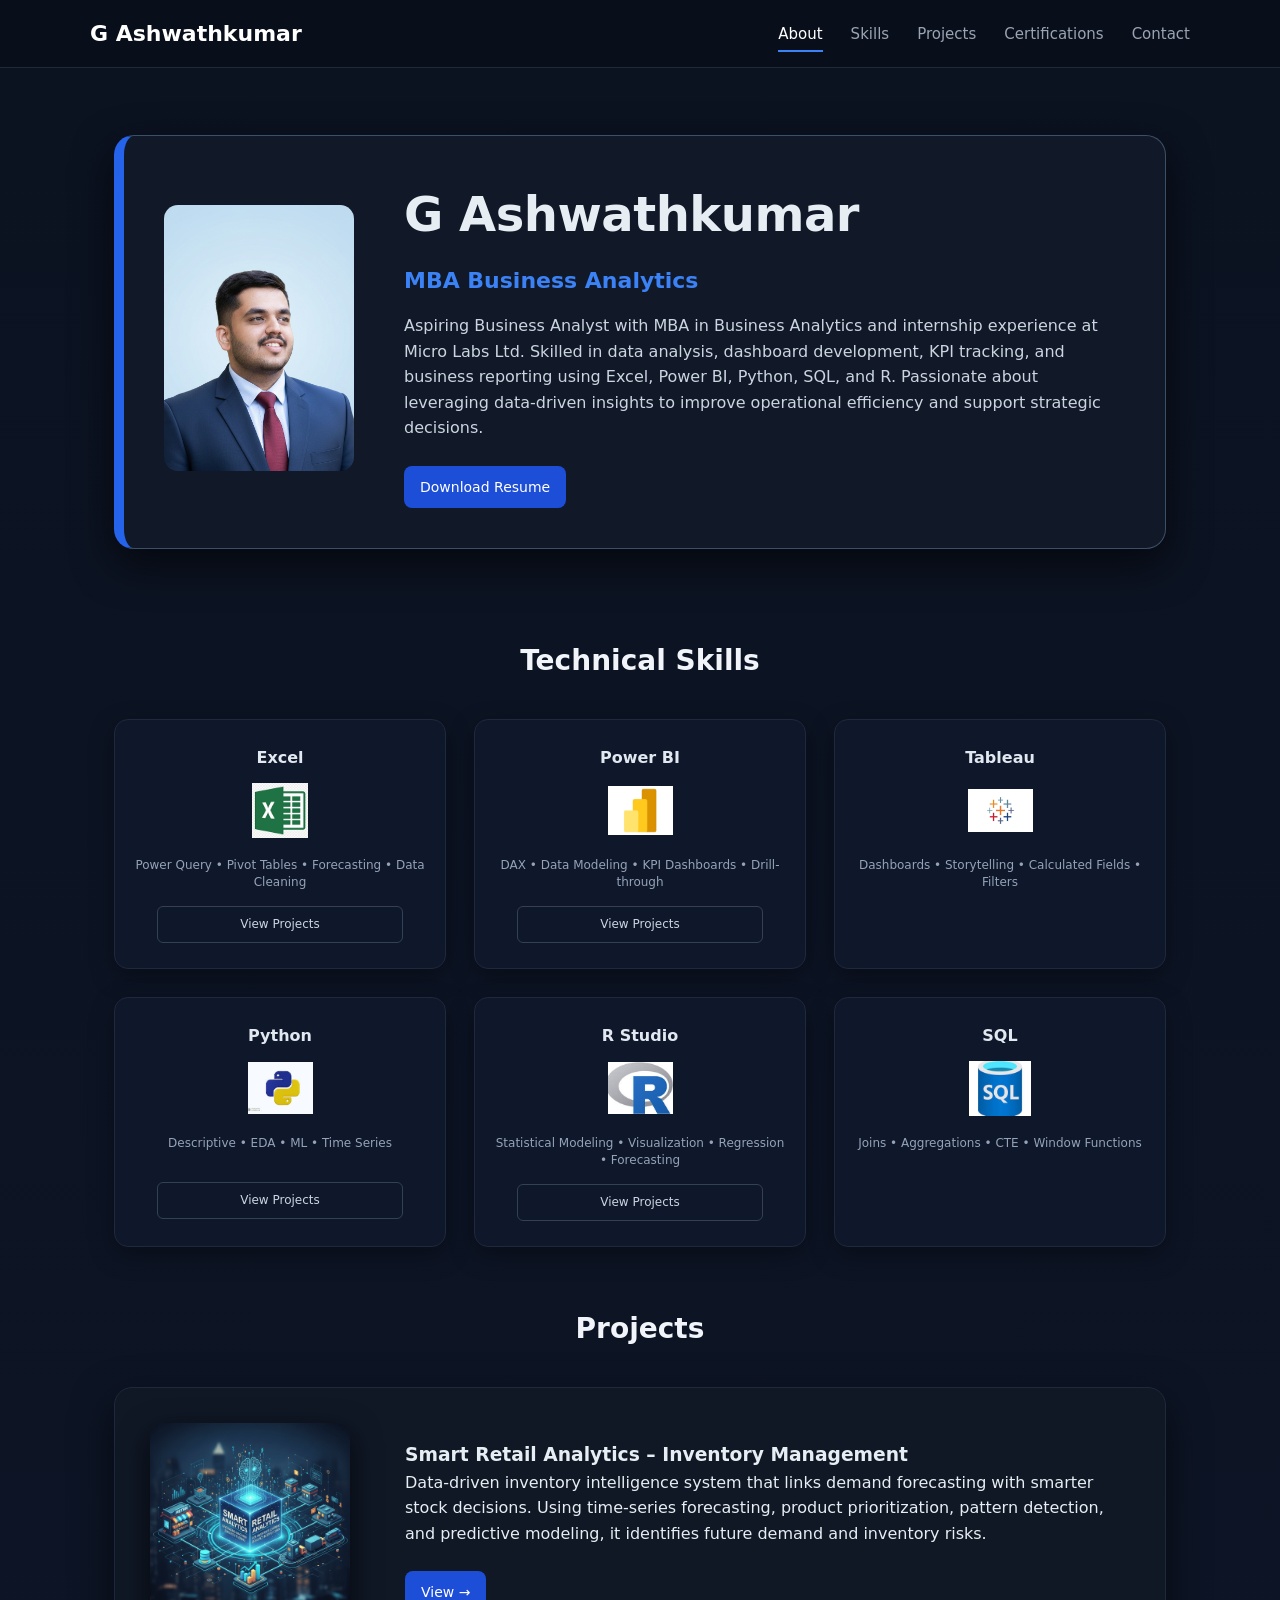
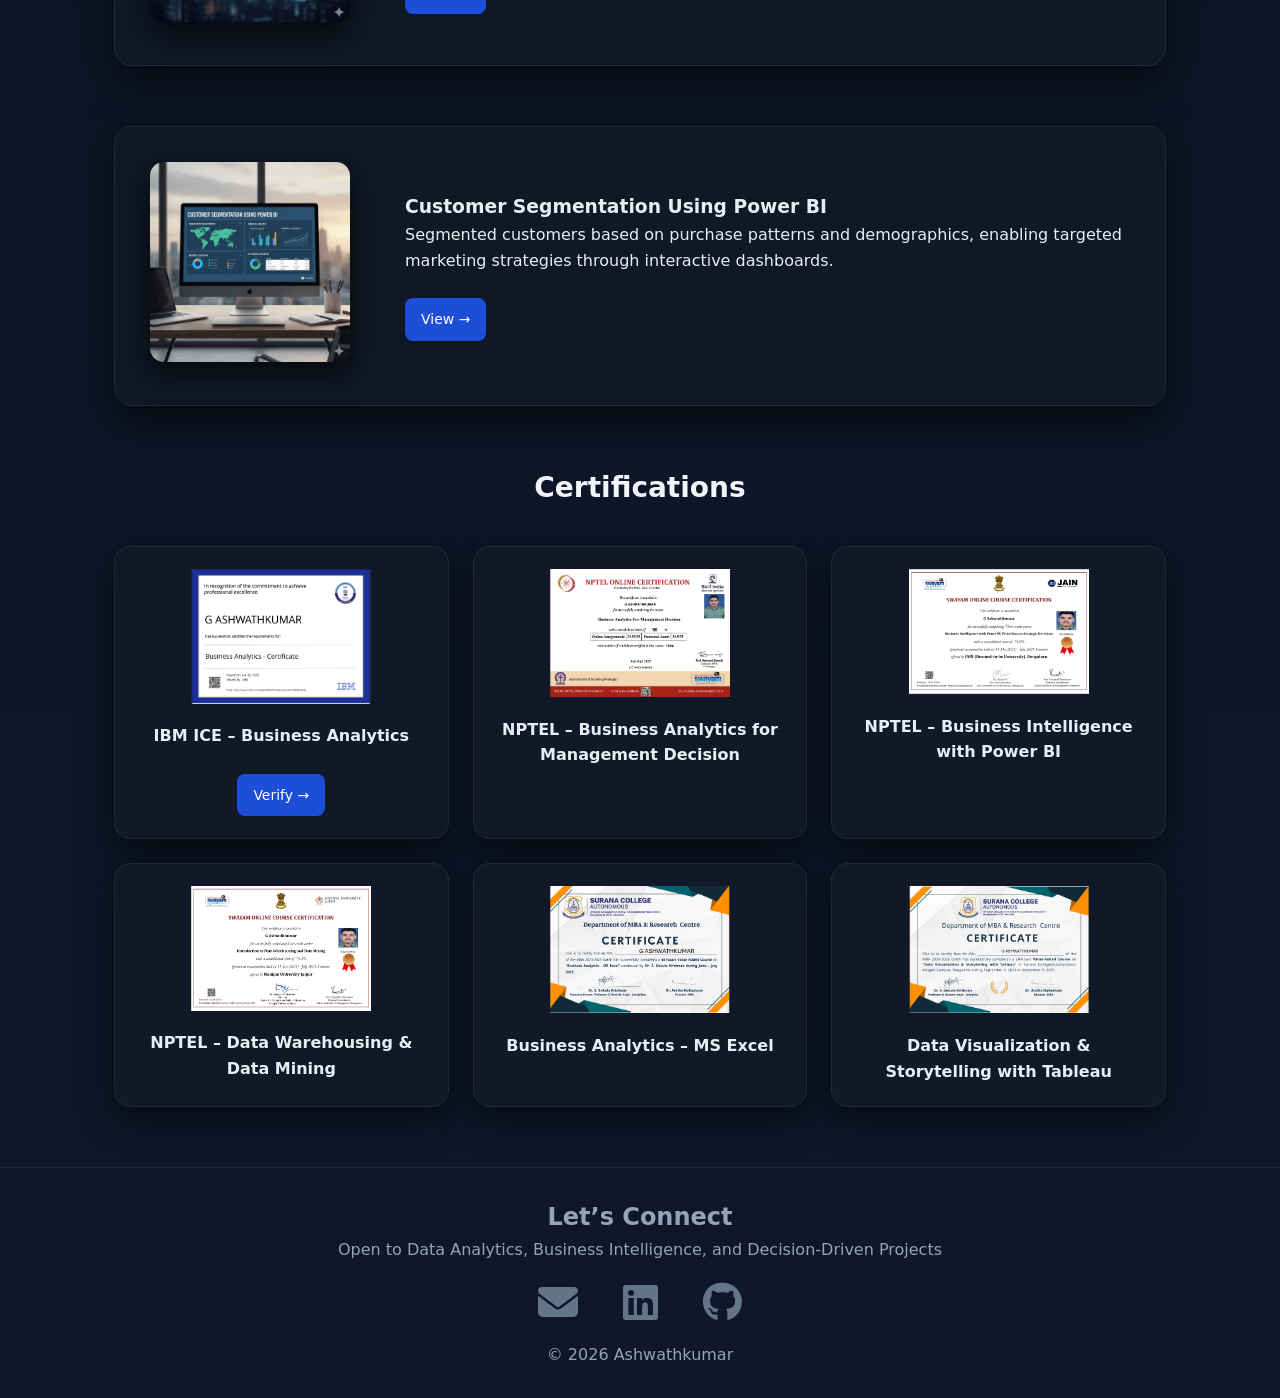
<file: index.html>
<!DOCTYPE html>
<html lang="en">
<head>
    <meta charset="UTF-8">
    <meta name="viewport" content="width=device-width, initial-scale=1.0">
    <title>G Ashwathkumar | Portfolio</title>
    <link rel="stylesheet" href="Main.css">
    <link rel="stylesheet" href="https://cdnjs.cloudflare.com/ajax/libs/font-awesome/6.5.1/css/all.min.css">
    <!-- Google Analytics -->
<script async src="https://www.googletagmanager.com/gtag/js?id=G-PEFX7FGD7Z"></script>
<script>
  window.dataLayer = window.dataLayer || [];
  function gtag(){dataLayer.push(arguments);}
  gtag('js', new Date());

  gtag('config', 'G-PEFX7FGD7Z');
</script>
</head>

<body>
<div class="scroll-progress"></div>

<!-- ================= TOP HEADER ================= -->
<header class="top-header">
    <div class="container header-flex">
        <h2 class="logo">G Ashwathkumar</h2>

        <nav class="header-nav">
            <a href="#about" class="nav-link active">About</a>
            <a href="#skills" class="nav-link">Skills</a>
            <a href="#projects" class="nav-link">Projects</a>
            <a href="#certifications" class="nav-link">Certifications</a>
            <a href="#contact" class="nav-link">Contact</a>
        </nav>
    </div>
</header>



<!-- ================= HERO PROFILE CARD ================= -->
<section id="about" class="hero-card-section">
    <div class="container">
        <div class="profile-card">

            <div class="profile-photo-area">
                <img src="Images/Profile pic.png" alt="Profile Photo">
            </div>

            <div class="profile-content">
                <h1>G Ashwathkumar</h1>
                <h3>MBA Business Analytics</h3>

                <p class="summary">
                    Aspiring Business Analyst with MBA in Business Analytics and internship experience at Micro Labs Ltd. 
                    Skilled in data analysis, dashboard development, KPI tracking, and business reporting using Excel, Power BI, Python, SQL, and R. 
                    Passionate about leveraging data-driven insights to improve operational efficiency and support strategic decisions.
                </p>

                <a href="#" class="btn" onclick="trackResumeDownload()"> Download Resume</a>
            </div>

        </div>
    </div>
</section>

<!-- ================= SKILLS SECTION ================= -->
<section id="skills" class="section">
    <div class="container">
        <h2 class="section-title">Technical Skills</h2>

        <div class="skills-grid">

            <!-- Excel -->
            <div class="skill-card">
                <div class="skill-name">Excel</div>
                <img src="Images/Excel logo.png" class="skill-icon-img" alt="Excel">
                <div class="skill-subtext">
                    Power Query • Pivot Tables • Forecasting • Data Cleaning
                </div>

                <a href="#"
                   class="skill-btn"
                   onclick="trackGitClick('Excel','https://github.com/Ashwathkumar25/Excel'); return false;">
                    View Projects
                </a>
            </div>


            <!-- Power BI -->
            <div class="skill-card">
                <div class="skill-name">Power BI</div>
                <img src="Images/Power Bi Logo.png" class="skill-icon-img" alt="Power BI">
                <div class="skill-subtext">
                    DAX • Data Modeling • KPI Dashboards • Drill-through
                </div>

                <a href="#"
                   class="skill-btn"
                   onclick="trackGitClick('Power BI','https://github.com/Ashwathkumar25/Power-Bi'); return false;">
                    View Projects
                </a>
            </div>


            <!-- Tableau (Future Activation) -->
            <div class="skill-card">
                <div class="skill-name">Tableau</div>
                <img src="Images/Tableau Logo.png" class="skill-icon-img" alt="Tableau">
                <div class="skill-subtext">
                    Dashboards • Storytelling • Calculated Fields • Filters
                </div>

                <!--
                <a href="#"
                   class="skill-btn"
                   onclick="trackGitClick('Tableau','https://github.com/ashwathkumar25/tableau-projects'); return false;">
                    View Projects
                </a>
                -->
            </div>


            <!-- Python -->
            <div class="skill-card">
                <div class="skill-name">Python</div>
                <img src="Images/Python Logo.jfif" class="skill-icon-img" alt="Python">
                <div class="skill-subtext">
                    Descriptive • EDA • ML • Time Series
                </div>

                <a href="#"
                   class="skill-btn"
                   onclick="trackGitClick('Python','https://github.com/ashwathkumar25/python'); return false;">
                    View Projects
                </a>
            </div>


            <!-- R Studio -->
            <div class="skill-card">
                <div class="skill-name">R Studio</div>
                <img src="Images/R Logo.jfif" class="skill-icon-img" alt="R Studio">
                <div class="skill-subtext">
                    Statistical Modeling • Visualization • Regression • Forecasting
                </div>

                <a href="#"
                   class="skill-btn"
                   onclick="trackGitClick('R Studio','https://github.com/Ashwathkumar25/R-Studio'); return false;">
                    View Projects
                </a>
            </div>


            <!-- SQL (Future Activation) -->
            <div class="skill-card">
                <div class="skill-name">SQL</div>
                <img src="Images/SQL Logo.jfif" class="skill-icon-img" alt="SQL">
                <div class="skill-subtext">
                    Joins • Aggregations • CTE • Window Functions
                </div>

                <!--
                <a href="#"
                   class="skill-btn"
                   onclick="trackGitClick('SQL','https://github.com/ashwathkumar25/sql-projects'); return false;">
                    View Projects
                </a>
                -->
            </div>

        </div>
    </div>
</section>

<!-- ================= PROJECTS SECTION ================= -->
<section id="projects" class="section">
    <div class="container">
        <h2 class="section-title">Projects</h2>

        <!-- Project 1 -->
        <div class="split-section">
            <div class="split-image">
                <img src="Images/Smart retail.png" alt="Retail Analytics Project">
            </div>
            <div class="split-text">
                <h3>Smart Retail Analytics – Inventory Management</h3>
                <p>
                    Data-driven inventory intelligence system that links demand forecasting 
                    with smarter stock decisions. Using time-series forecasting, product 
                    prioritization, pattern detection, and predictive modeling, it identifies 
                    future demand and inventory risks.
                </p>
                <a href="Project1/project1.html"
                   class="btn"
                   onclick="trackProjectClick('Smart Retail Analytics')">
                   View →
                </a>
            </div>
        </div>

        <!-- Project 2 -->
        <div class="split-section">
            <div class="split-image">
                <img src="Images/Customer segmnetation.png" alt="Customer Segmentation Project">
            </div>
            <div class="split-text">
                <h3>Customer Segmentation Using Power BI</h3>
                <p>
                    Segmented customers based on purchase patterns and demographics,
                    enabling targeted marketing strategies through interactive dashboards.
                </p>
                <a href="Project2/Project2.html"
                   class="btn"
                   onclick="trackProjectClick('Customer Segmentation')">
                   View →
                </a>
            </div>
        </div>
    </div>
</section>


<!-- ================= CERTIFICATIONS SECTION ================= -->
<section id="certifications" class="section cert-section">
    <div class="container">
        <h2 class="section-title">Certifications</h2>

        <div class="cert-grid">

            <div class="cert-item">
                <img src="Images/IBM.png" class="cert-img" alt="IBM Certification">
                <h4>IBM ICE – Business Analytics</h4>
                <a href="https://www.credly.com/badges/ff8e873b-e04e-4ea3-aef2-df4bf0b7e694" target="_blank" class="btn">Verify →</a>
            </div>

            <div class="cert-item">
                <img src="Images/NPTEL BDM.png" class="cert-img" alt="">
                <h4>NPTEL – Business Analytics for Management Decision</h4>
            </div>

            <div class="cert-item">
                <img src="Images/POWER BI.png" class="cert-img" alt="">
                <h4>NPTEL – Business Intelligence with Power BI</h4>
            </div>

            <div class="cert-item">
                <img src="Images/DWDM.png" class="cert-img" alt="">
                <h4>NPTEL – Data Warehousing & Data Mining</h4>
            </div>

            <div class="cert-item">
                <img src="Images/EXCEL.png" class="cert-img" alt="">
                <h4>Business Analytics – MS Excel</h4>
            </div>

            <div class="cert-item">
                <img src="Images/Tableau.png" class="cert-img" alt="">
                <h4>Data Visualization & Storytelling with Tableau</h4>
            </div>

        </div>
    </div>
</section>


<!-- ================= IMAGE POPUP MODAL ================= -->
<div id="imgModal" class="modal">
    <span class="close">&times;</span>
    <img class="modal-content" id="modalImg">
</div>

<!-- ================= POPUP SCRIPT ================= -->
<script>
document.addEventListener("DOMContentLoaded", function () {
    const modal = document.getElementById("imgModal");
    const modalImg = document.getElementById("modalImg");
    const closeBtn = document.querySelector(".close");

    document.querySelectorAll(".cert-img").forEach(img => {
        img.addEventListener("click", function () {
            modal.classList.add("show");
            modalImg.src = this.src;
        });
    });

    closeBtn.onclick = () => modal.classList.remove("show");

    modal.onclick = e => {
        if (e.target === modal) modal.classList.remove("show");
    };
});
</script>

<!-- ================= CONTACT ================= -->
<footer id="contact" class="footer">
    <div class="container">

        <h2 class="footer-title">Let’s Connect</h2>
        <p class="footer-subtitle">
            Open to Data Analytics, Business Intelligence, and Decision-Driven Projects
        </p>

        <div class="footer-icons">

            <a href="mailto:ashwathkumarhegde@gmail.com" aria-label="Email">
                <i class="fa-solid fa-envelope"></i>
            </a>

            <a href="https://www.linkedin.com/in/gashwathkumar2000/" target="_blank" aria-label="LinkedIn">
                <i class="fa-brands fa-linkedin"></i>
            </a>

            <a href="https://github.com/Ashwathkumar25" target="_blank" aria-label="GitHub">
                <i class="fa-brands fa-github"></i>
            </a>

        </div>

        <p class="footer-note">
            © 2026 Ashwathkumar
        </p>

    </div>
</footer>

<script>

// ================= SMART HEADER =================

let lastScroll = 0;
const header = document.querySelector(".top-header") || document.querySelector(".project-header");

window.addEventListener("scroll", () => {
    const currentScroll = window.pageYOffset;

    // Hide header when scrolling down
    if (currentScroll > lastScroll && currentScroll > 100) {
        header.classList.add("header-hidden");
    } else {
        header.classList.remove("header-hidden");
    }

    // Add shadow after slight scroll
    if (currentScroll > 50) {
        header.classList.add("header-active");
    } else {
        header.classList.remove("header-active");
    }

    lastScroll = currentScroll;
});

// ================= ACTIVE NAVIGATION =================

const navLinks = document.querySelectorAll(".nav-link");
const allSections = document.querySelectorAll("section, footer");

window.addEventListener("scroll", () => {

    let current = "";

    allSections.forEach(section => {
        const sectionTop = section.offsetTop - 120;
        const sectionHeight = section.clientHeight;

        if (window.scrollY >= sectionTop && window.scrollY < sectionTop + sectionHeight) {
            current = section.getAttribute("id");
        }
    });

    navLinks.forEach(link => {
        link.classList.remove("active");
        if (link.getAttribute("href") === "#" + current) {
            link.classList.add("active");
        }
    });
});

</script>

<!-- ===================================================== -->
<!-- GA4 ADVANCED EVENT TRACKING -->
<!-- ===================================================== -->

<script>

document.addEventListener("DOMContentLoaded", function () {

  /* ===============================
     1️⃣ SECTION VIEW TRACKING
  =============================== */

  const sections = document.querySelectorAll("section, footer");

  const sectionObserver = new IntersectionObserver((entries, observer) => {
    entries.forEach(entry => {
      if (entry.isIntersecting) {

        const sectionId = entry.target.id || "footer";

        gtag('event', 'section_view', {
          section_name: sectionId
        });

        observer.unobserve(entry.target);
      }
    });
  }, { threshold: 0.5 });

  sections.forEach(section => sectionObserver.observe(section));


  /* ===============================
     2️⃣ SECTION TIME SPENT
  =============================== */

  let activeSection = null;
  let startTime = 0;

  const timeObserver = new IntersectionObserver(entries => {

    entries.forEach(entry => {

      const sectionId = entry.target.id || "footer";

      if (entry.isIntersecting) {
        activeSection = sectionId;
        startTime = Date.now();
      } 
      else if (activeSection === sectionId) {

        const timeSpent =
          Math.round((Date.now() - startTime) / 1000);

        gtag('event', 'section_time_spent', {
          section_name: sectionId,
          time_seconds: timeSpent
        });

        activeSection = null;
      }

    });

  }, { threshold: 0.5 });

  sections.forEach(section => timeObserver.observe(section));

});


/* ===============================
   3️⃣ PROJECT CLICK TRACKING
=============================== */

function trackProjectClick(projectName) {

  gtag('event', 'project_click', {
    project_name: projectName
  });

}

/* ===============================
   4️⃣ GITHUB OUTBOUND CLICK TRACKING
   Tracks skill/project repo clicks
=============================== */

function trackGitClick(skillName, repoUrl) {

  gtag('event', 'github_click', {
    skill_name: skillName,
    link_url: repoUrl,
    event_callback: function () {
        window.open(repoUrl, '_blank');
    }
  });

}

/* ===============================
   5️⃣ RESUME DOWNLOAD TRACKING
=============================== */

function trackResumeDownload() {

  const resumeURL = "Images/Resume.pdf";

  gtag('event', 'resume_download', {
    event_category: 'Engagement',
    event_label: 'Main Resume'
  });

  window.open(resumeURL, "_blank");
}



</script>

</body>
</html>
</file>
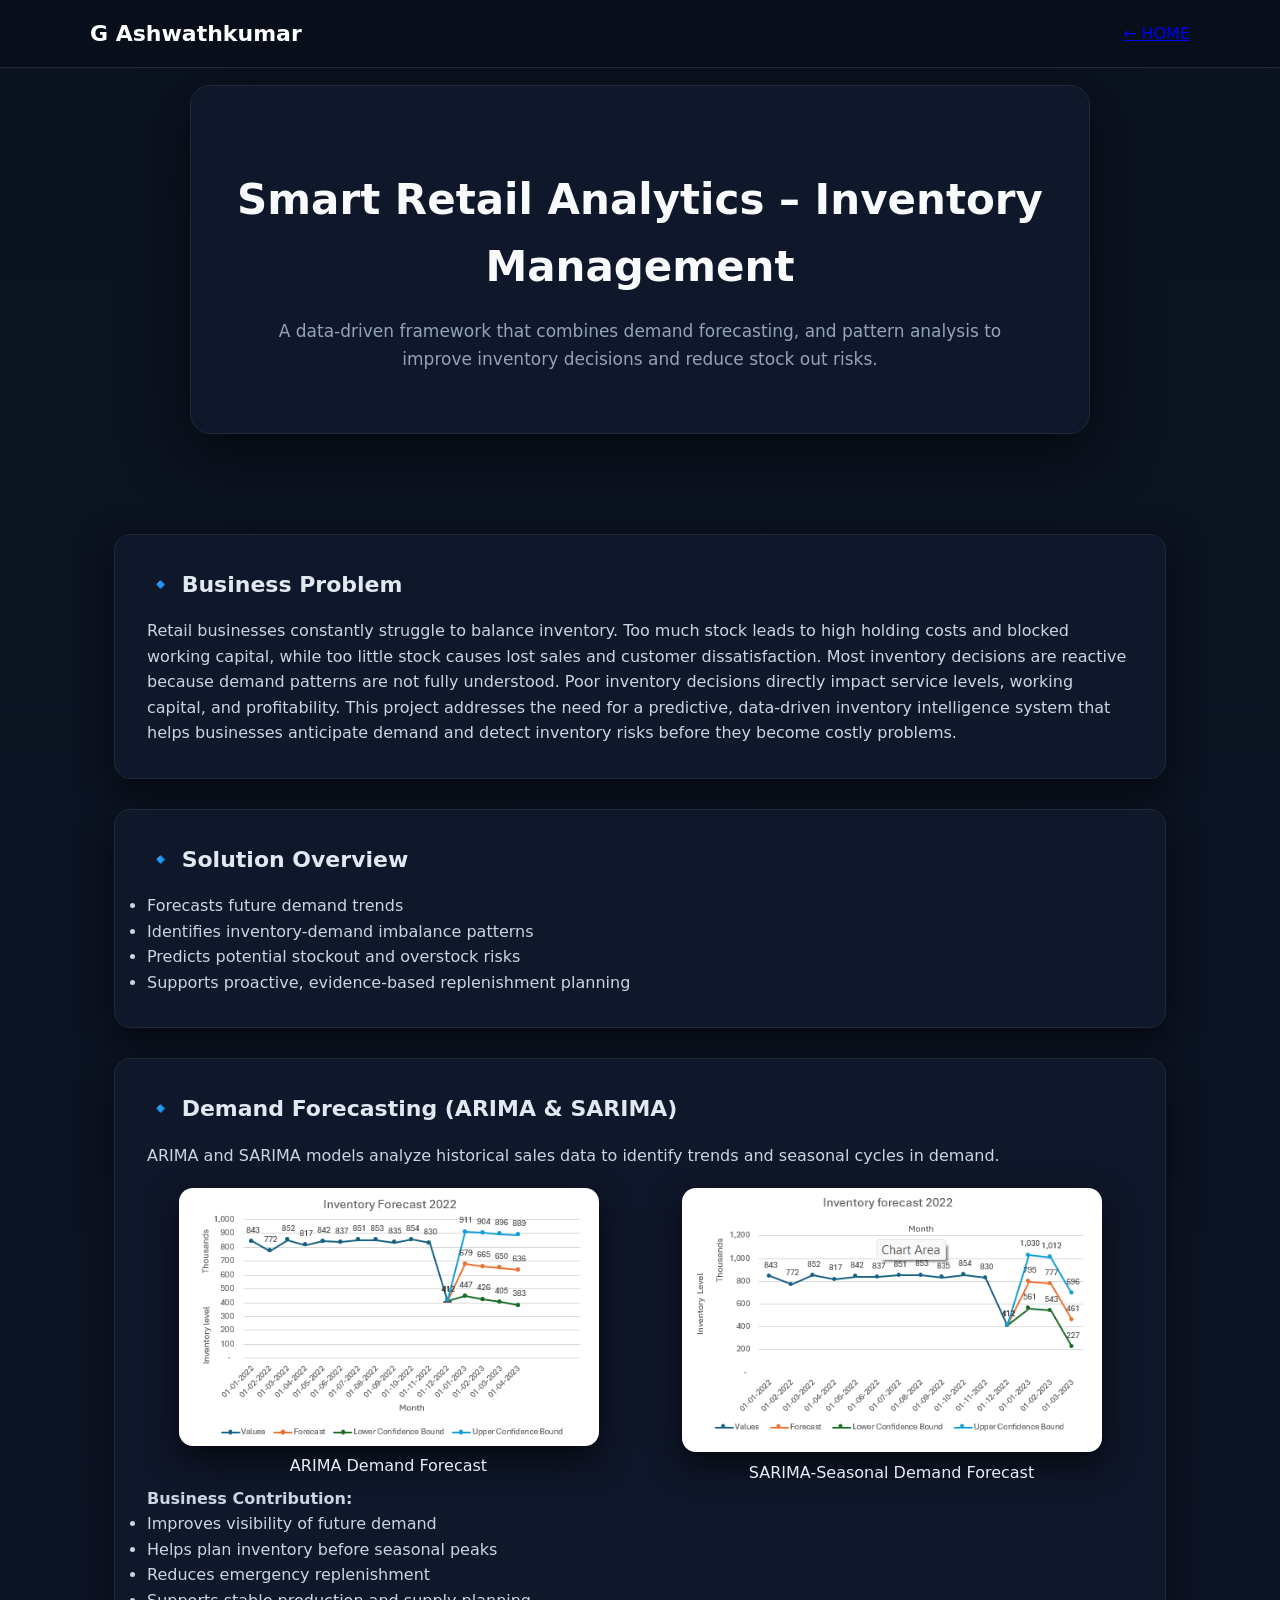
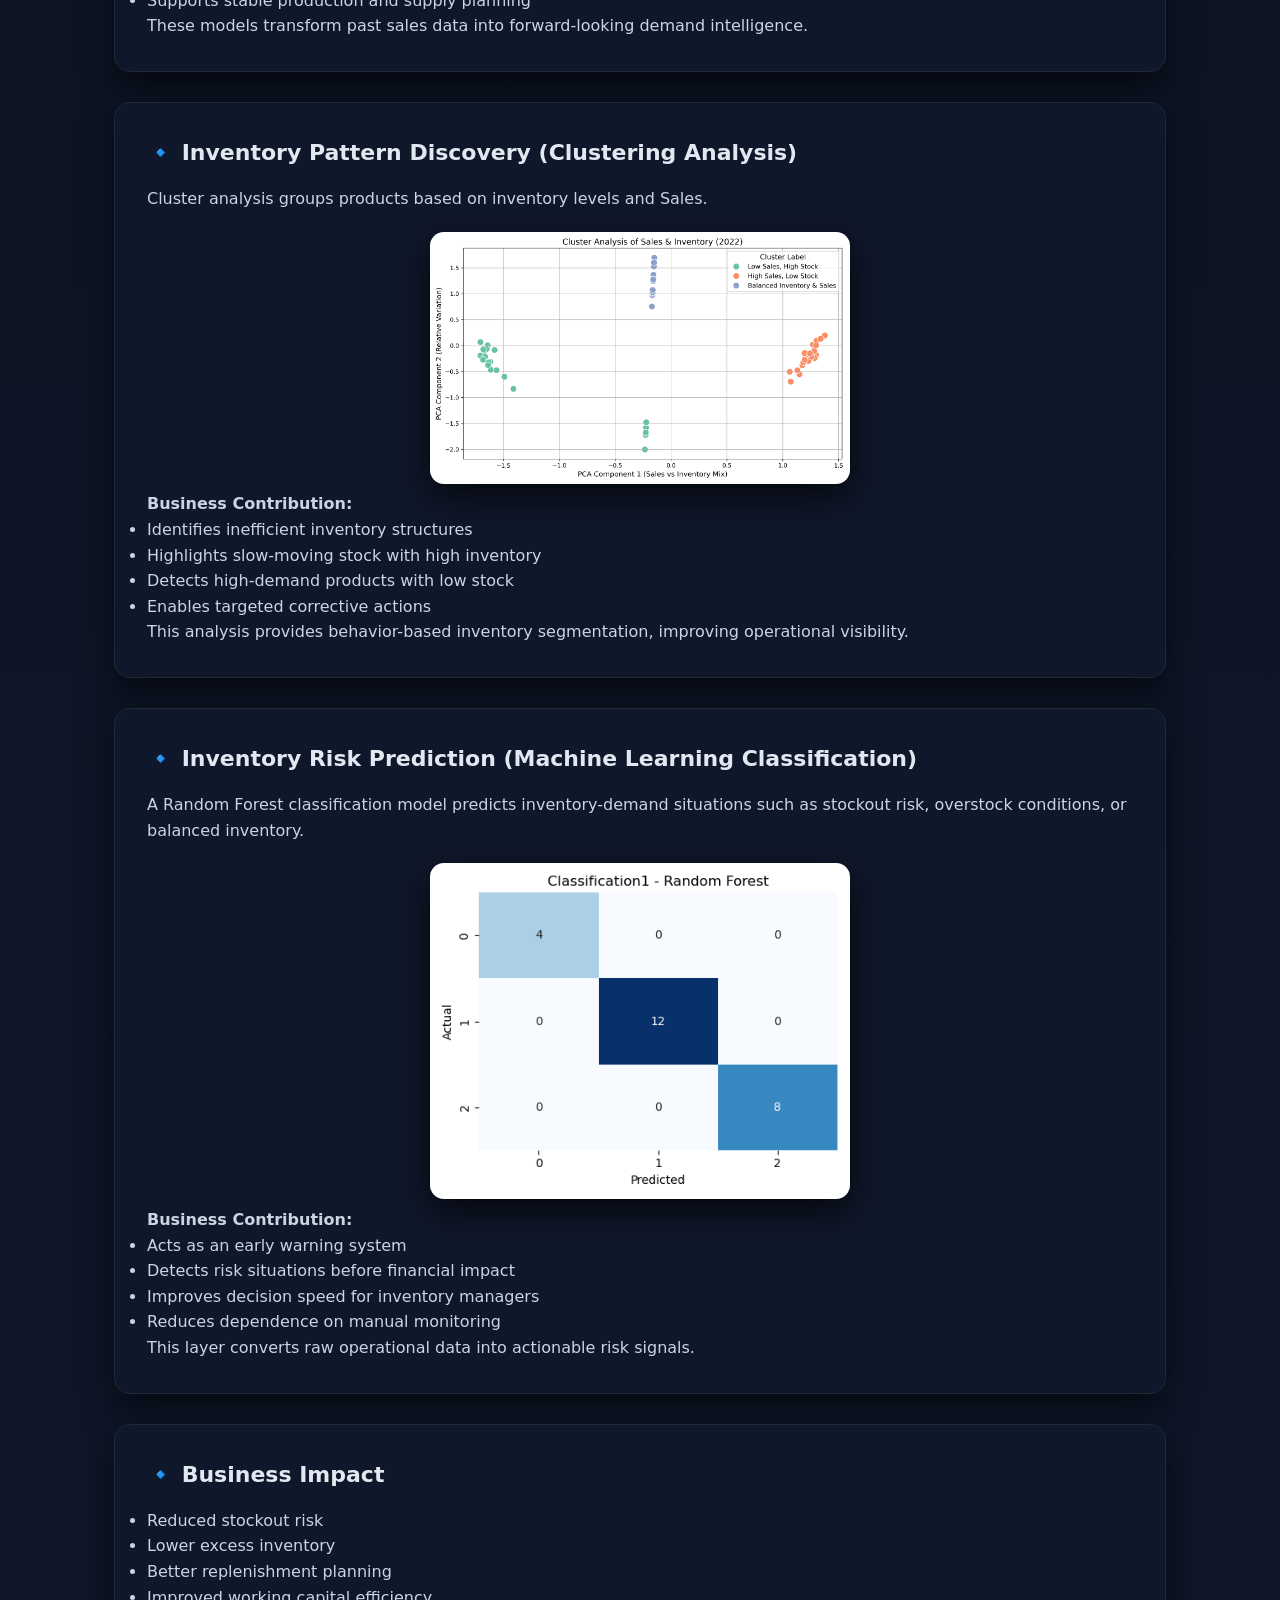
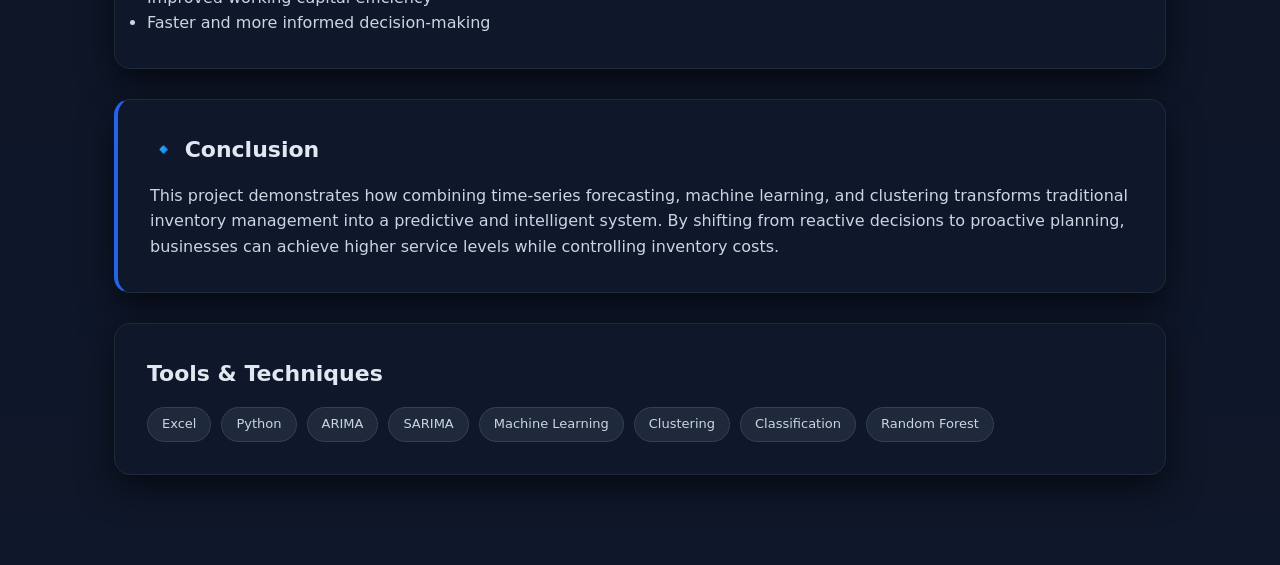
<file: Project1/project1.html>
<!DOCTYPE html>
<html lang="en">
<head>
    <meta charset="UTF-8">
    <meta name="viewport" content="width=device-width, initial-scale=1.0">
    <title>AI-Driven Retail Inventory Optimization</title>
    <link rel="stylesheet" href="../Main.css">
    <!-- Google Analytics -->
<script async src="https://www.googletagmanager.com/gtag/js?id=G-PEFX7FGD7Z"></script>
<script>
  window.dataLayer = window.dataLayer || [];
  function gtag(){dataLayer.push(arguments);}
  gtag('js', new Date());
  gtag('config', 'G-PEFX7FGD7Z');
</script>
</head>
<body>

<!-- ================= HEADER ================= -->
<header class="project-header">
    <div class="container header-flex">
        <div class="header-left">
            <h2>G Ashwathkumar</h2>
        </div>
        <div class="header-right">
            <a href="../index.html" class="back-link">← HOME</a>
        </div>
    </div>
</header>

<!-- PROJECT TITLE (FULL WIDTH) -->
<div class="project-title-wrapper">
    <h1>Smart Retail Analytics – Inventory Management</h1>
    <p class="project-subtitle">
        A data-driven framework that combines demand forecasting, 
        and pattern analysis to improve inventory decisions and reduce stock out risks.
    </p>
    
</div>


<!-- ================= PROJECT CONTENT ================= -->
<main class="project-content">
    <div class="container">

        <!-- Business Problem -->
        <section class="project-section">
            <h2>🔹 Business Problem</h2>
            <p>
                Retail businesses constantly struggle to balance inventory.
                Too much stock leads to high holding costs and blocked working capital,
                while too little stock causes lost sales and customer dissatisfaction.
                Most inventory decisions are reactive because demand patterns are not fully understood.
                Poor inventory decisions directly impact service levels, working capital, and profitability.
                This project addresses the need for a predictive, data-driven inventory intelligence system
                that helps businesses anticipate demand and detect inventory risks before they become costly problems.
            </p>
        </section>

        <!-- Solution Overview -->
        <section class="project-section">
            <h2>🔹 Solution Overview</h2>
            <ul>
                <li>Forecasts future demand trends</li>
                <li>Identifies inventory-demand imbalance patterns</li>
                <li>Predicts potential stockout and overstock risks</li>
                <li>Supports proactive, evidence-based replenishment planning</li>
            </ul>
        </section>

        <!-- Demand Forecasting -->
        <section class="project-section">
            <h2>🔹 Demand Forecasting (ARIMA & SARIMA)</h2>
            <p>
                ARIMA and SARIMA models analyze historical sales data to identify trends
                and seasonal cycles in demand.
            </p>
            <div class="project-visual dual">

    <div>
        <img src="ARIMA.png" alt="ARIMA Demand Forecast">
        <div class="visual-caption">ARIMA Demand Forecast</div>
    </div>

    <div>
        <img src="SARIMA.png" alt="SARIMA Demand Forecast">
        <div class="visual-caption">SARIMA-Seasonal Demand Forecast</div>
    </div>

</div>

            <p><strong>Business Contribution:</strong></p>
            <ul>
                <li>Improves visibility of future demand</li>
                <li>Helps plan inventory before seasonal peaks</li>
                <li>Reduces emergency replenishment</li>
                <li>Supports stable production and supply planning</li>
            </ul>

            <p>
                These models transform past sales data into forward-looking demand intelligence.
            </p>


        </section>

                <!-- Clustering -->
        <section class="project-section">
            <h2>🔹 Inventory Pattern Discovery (Clustering Analysis)</h2>
            <p>
                Cluster analysis groups products based on inventory levels and Sales.
            </p>
            <div class="project-visual">
    <img src="Cluster_Analysis_2022.png"
         alt="Inventory Pattern Discovery - Clustering Analysis">
</div>


            <p><strong>Business Contribution:</strong></p>
            <ul>
                <li>Identifies inefficient inventory structures</li>
                <li>Highlights slow-moving stock with high inventory</li>
                <li>Detects high-demand products with low stock</li>
                <li>Enables targeted corrective actions</li>
            </ul>
            <p>
                This analysis provides behavior-based inventory segmentation,
                improving operational visibility.
            </p>
        </section>

        <!-- Inventory Risk Prediction -->
        <section class="project-section">
            <h2>🔹 Inventory Risk Prediction (Machine Learning Classification)</h2>
            <p>
                A Random Forest classification model predicts inventory-demand situations
                such as stockout risk, overstock conditions, or balanced inventory.
            </p>
            <div class="project-visual">
    <img src="Classification.png"
         alt="Inventory Risk Prediction - Classification Model">
</div>
            <p><strong>Business Contribution:</strong></p>
            <ul>
                <li>Acts as an early warning system</li>
                <li>Detects risk situations before financial impact</li>
                <li>Improves decision speed for inventory managers</li>
                <li>Reduces dependence on manual monitoring</li>
            </ul>

            <p>
                This layer converts raw operational data into actionable risk signals.
            </p>
        </section>


        <!-- Business Impact -->
        <section class="project-section">
            <h2>🔹 Business Impact</h2>
            <ul>
                <li>Reduced stockout risk</li>
                <li>Lower excess inventory</li>
                <li>Better replenishment planning</li>
                <li>Improved working capital efficiency</li>
                <li>Faster and more informed decision-making</li>
            </ul>
        </section>

        <!-- Conclusion -->
        <section class="project-section conclusion">
            <h2>🔹 Conclusion</h2>
            <p>
                This project demonstrates how combining time-series forecasting,
                machine learning, and clustering transforms traditional inventory management
                into a predictive and intelligent system.
                By shifting from reactive decisions to proactive planning,
                businesses can achieve higher service levels while controlling inventory costs.
            </p>
        </section>

<section class="project-section tools-mini">
    <h2>Tools & Techniques</h2>

    <div class="tools-tags">
        <span class="tool-tag">Excel</span>
        <span class="tool-tag">Python</span>
        <span class="tool-tag">ARIMA</span>
        <span class="tool-tag">SARIMA</span>
        <span class="tool-tag">Machine Learning</span>
        <span class="tool-tag">Clustering</span>
        <span class="tool-tag">Classification</span>
        <span class="tool-tag">Random Forest</span>
    </div>
</section>


    </div>
</main>

<script>

// ================= SMART HEADER =================

let lastScroll = 0;
const header = document.querySelector(".top-header") || document.querySelector(".project-header");

window.addEventListener("scroll", () => {
    const currentScroll = window.pageYOffset;

    // Hide header when scrolling down
    if (currentScroll > lastScroll && currentScroll > 100) {
        header.classList.add("header-hidden");
    } else {
        header.classList.remove("header-hidden");
    }

    // Add shadow after slight scroll
    if (currentScroll > 50) {
        header.classList.add("header-active");
    } else {
        header.classList.remove("header-active");
    }

    lastScroll = currentScroll;
});

// ================= ACTIVE NAVIGATION =================

const navLinks = document.querySelectorAll(".nav-link");
const allSections = document.querySelectorAll("section, footer");

window.addEventListener("scroll", () => {

    let current = "";

    allSections.forEach(section => {
        const sectionTop = section.offsetTop - 120;
        const sectionHeight = section.clientHeight;

        if (window.scrollY >= sectionTop && window.scrollY < sectionTop + sectionHeight) {
            current = section.getAttribute("id");
        }
    });

    navLinks.forEach(link => {
        link.classList.remove("active");
        if (link.getAttribute("href") === "#" + current) {
            link.classList.add("active");
        }
    });
});
</script>

<script>
/* ==========================================================
   PROJECT PAGE VIEW TRACKING
   Fires when the project page fully loads
   Ensures GA4 is ready before sending event
========================================================== */

document.addEventListener("DOMContentLoaded", function () {

  if (typeof gtag === "function") {
    
    gtag('event', 'project_page_view', {
      event_category: 'Projects',
      event_label: 'Smart Retail Analytics',
      page_title: document.title
    });

  }

});
</script>

</body>
</html>
</file>
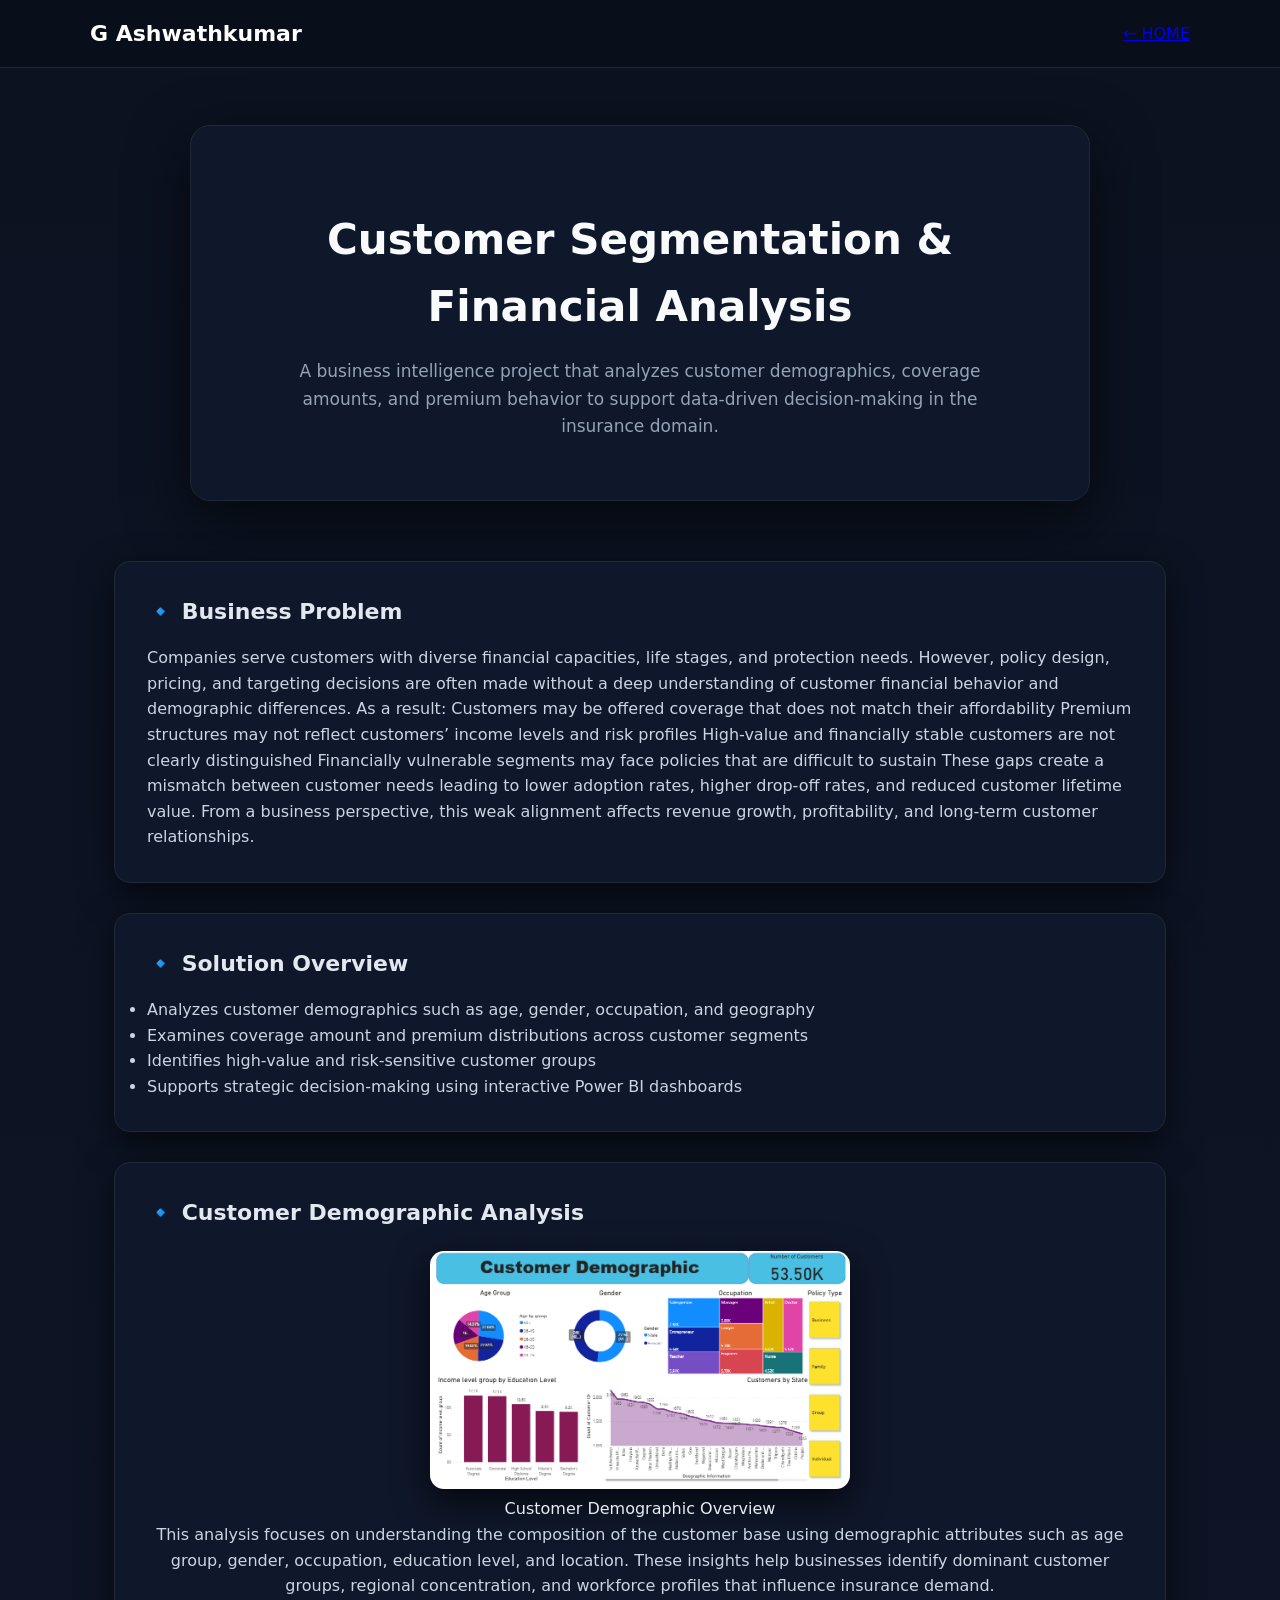
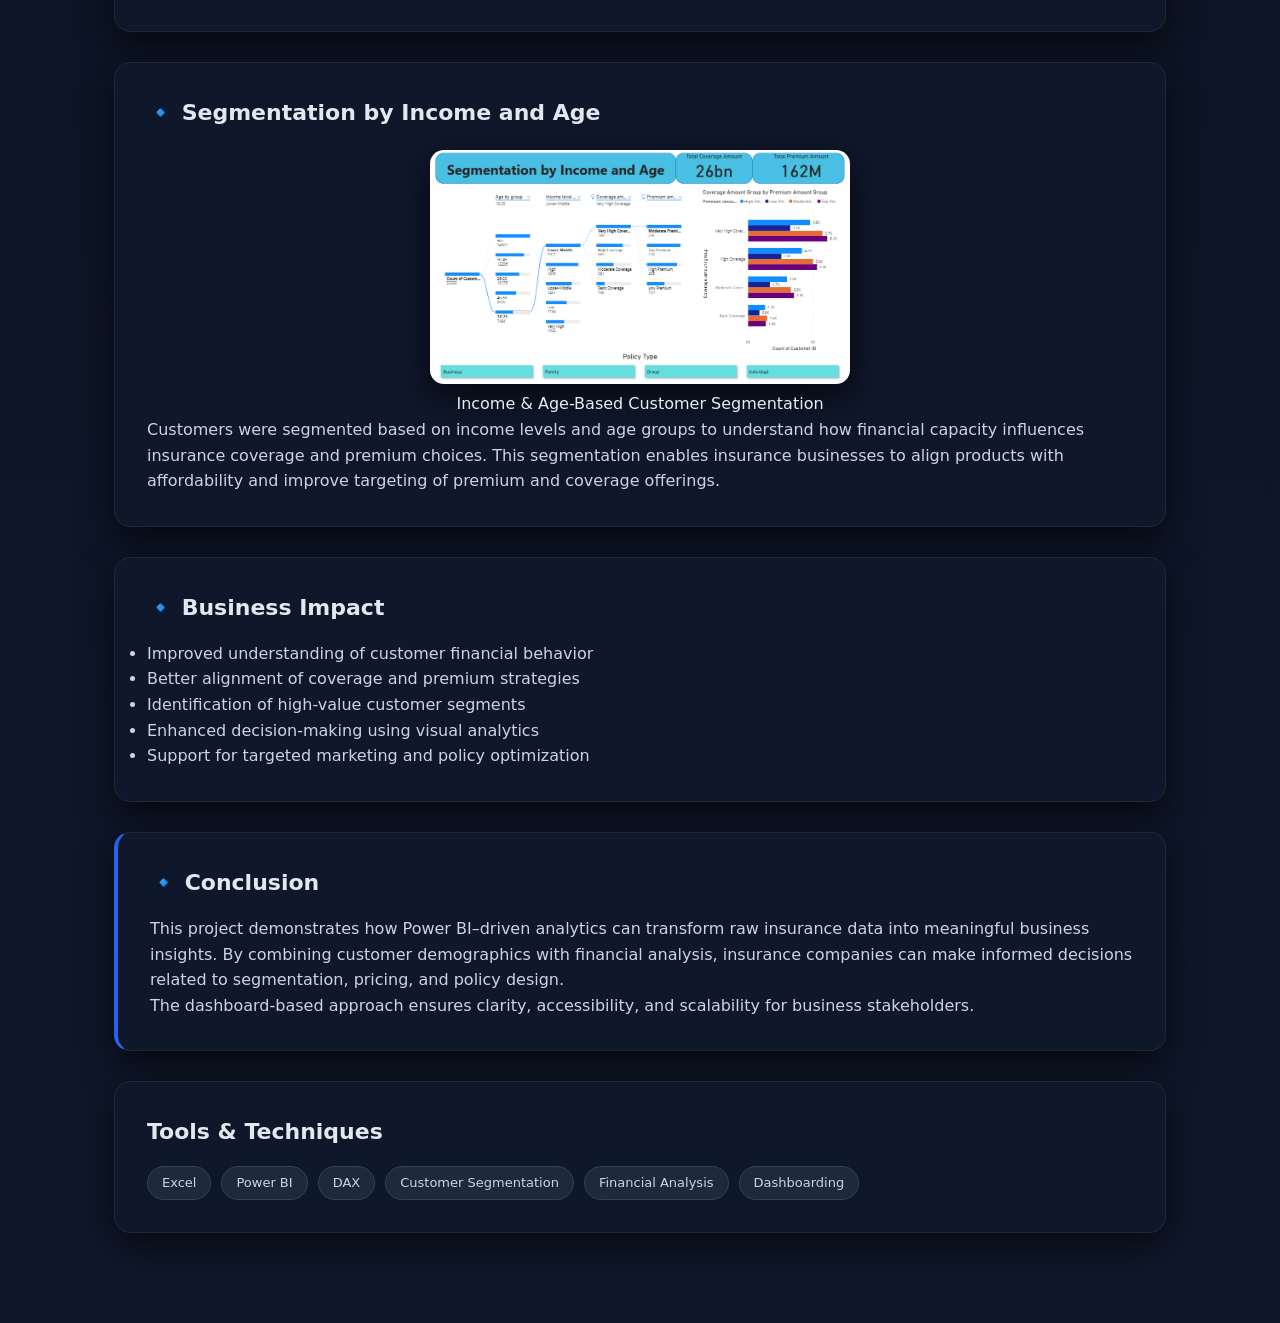
<file: Project2/Project2.html>
<!DOCTYPE html>
<html lang="en">
<head>
    <meta charset="UTF-8">
    <meta name="viewport" content="width=device-width, initial-scale=1.0">
    <title>Customer Segmentation & Financial Analysis – Insurance Analytics</title>
    <link rel="stylesheet" href="../Main.css"> 
    <!-- Google Analytics -->
<script async src="https://www.googletagmanager.com/gtag/js?id=G-PEFX7FGD7Z"></script>
<script>
  window.dataLayer = window.dataLayer || [];
  function gtag(){dataLayer.push(arguments);}
  gtag('js', new Date());
  gtag('config', 'G-PEFX7FGD7Z');
</script>
</head>

<body>

<!-- ================= HEADER ================= -->
<header class="project-header">
    <div class="container header-flex">
        <div class="header-left">
            <h2>G Ashwathkumar</h2>
        </div>
        <div class="header-right">
            <a href="../index.html" class="back-link">← HOME</a>
        </div>
    </div>
</header>

<!-- ================= MAIN CONTENT ================= -->
<main class="project-content">
    <div class="container">

        <!-- ================= PROJECT TITLE ================= -->
        <div class="project-title-wrapper">
            <h1>Customer Segmentation & Financial Analysis</h1>
            <p class="project-subtitle">
                A business intelligence project that analyzes customer demographics, coverage amounts,
                and premium behavior to support data-driven decision-making in the insurance domain.
            </p>
        </div>



        <!-- ================= BUSINESS PROBLEM ================= -->
        <section class="project-section">
            <h2>🔹 Business Problem</h2>
            <p>
               Companies serve customers with diverse financial capacities, life stages, and protection needs. However, policy design, pricing, and targeting decisions are often made without a deep understanding of customer financial behavior and demographic differences.
As a result:
Customers may be offered coverage that does not match their affordability
Premium structures may not reflect customers’ income levels and risk profiles
High-value and financially stable customers are not clearly distinguished
Financially vulnerable segments may face policies that are difficult to sustain
These gaps create a mismatch between customer needs leading to lower adoption rates, higher drop-off rates, and reduced customer lifetime value. From a business perspective, this weak alignment affects revenue growth, profitability, and long-term customer relationships.
          
            </p>
        </section>

        <!-- ================= SOLUTION OVERVIEW ================= -->
        <section class="project-section">
            <h2>🔹 Solution Overview</h2>
            <ul>
                <li>Analyzes customer demographics such as age, gender, occupation, and geography</li>
                <li>Examines coverage amount and premium distributions across customer segments</li>
                <li>Identifies high-value and risk-sensitive customer groups</li>
                <li>Supports strategic decision-making using interactive Power BI dashboards</li>
            </ul>
        </section>

        <!-- ================= CUSTOMER DEMOGRAPHIC ANALYSIS ================= -->
        <section class="project-section">
            <h2>🔹 Customer Demographic Analysis</h2>
                        <div class="project-visual">
                <img src="Screenshot 2026-01-31 192712.png" alt="Customer Demographic Dashboard">
                <div class="visual-caption">Customer Demographic Overview</div>

            <p>
                This analysis focuses on understanding the composition of the customer base using
                demographic attributes such as age group, gender, occupation, education level, and location.
            
                These insights help businesses identify dominant customer groups, regional concentration,
                and workforce profiles that influence insurance demand.
            </p>
            </div>
        </section>


        <!-- ================= SEGMENTATION BY INCOME & AGE ================= -->
        <section class="project-section">
            <h2>🔹 Segmentation by Income and Age</h2>
                        <div class="project-visual">
                <img src="Screenshot 2026-01-31 192733.png" alt="Income and Age Segmentation Dashboard">
                <div class="visual-caption">Income & Age-Based Customer Segmentation</div>
            </div>
            <p>
                Customers were segmented based on income levels and age groups to understand how
                financial capacity influences insurance coverage and premium choices.
    
                This segmentation enables insurance businesses to align products with affordability
                and improve targeting of premium and coverage offerings.
            </p>


        </section>

        <!-- ================= BUSINESS IMPACT ================= -->
        <section class="project-section">
            <h2>🔹 Business Impact</h2>
            <ul>
                <li>Improved understanding of customer financial behavior</li>
                <li>Better alignment of coverage and premium strategies</li>
                <li>Identification of high-value customer segments</li>
                <li>Enhanced decision-making using visual analytics</li>
                <li>Support for targeted marketing and policy optimization</li>
            </ul>
        </section>

        <!-- ================= CONCLUSION ================= -->
        <section class="project-section conclusion">
            <h2>🔹 Conclusion</h2>
            <p>
                This project demonstrates how Power BI–driven analytics can transform raw insurance data
                into meaningful business insights. By combining customer demographics with financial
                analysis, insurance companies can make informed decisions related to segmentation,
                pricing, and policy design.
            </p>
            <p>
                The dashboard-based approach ensures clarity, accessibility, and scalability for
                business stakeholders.
            </p>
        </section>

        <!-- ================= TOOLS & TECHNIQUES ================= -->
        <section class="project-section tools-mini">
    <h2>Tools & Techniques</h2>

    <div class="tools-tags">
        <span class="tool-tag">Excel</span>
        <span class="tool-tag">Power BI</span>
        <span class="tool-tag">DAX</span>
        <span class="tool-tag">Customer Segmentation</span>
        <span class="tool-tag">Financial Analysis</span>
        <span class="tool-tag">Dashboarding</span>
    </div>
</section>
</main>
<script>

// ================= SMART HEADER =================

let lastScroll = 0;
const header = document.querySelector(".top-header") || document.querySelector(".project-header");

window.addEventListener("scroll", () => {
    const currentScroll = window.pageYOffset;

    // Hide header when scrolling down
    if (currentScroll > lastScroll && currentScroll > 100) {
        header.classList.add("header-hidden");
    } else {
        header.classList.remove("header-hidden");
    }

    // Add shadow after slight scroll
    if (currentScroll > 50) {
        header.classList.add("header-active");
    } else {
        header.classList.remove("header-active");
    }

    lastScroll = currentScroll;
});

// ================= ACTIVE NAVIGATION =================

const navLinks = document.querySelectorAll(".nav-link");
const allSections = document.querySelectorAll("section, footer");

window.addEventListener("scroll", () => {

    let current = "";

    allSections.forEach(section => {
        const sectionTop = section.offsetTop - 120;
        const sectionHeight = section.clientHeight;

        if (window.scrollY >= sectionTop && window.scrollY < sectionTop + sectionHeight) {
            current = section.getAttribute("id");
        }
    });

    navLinks.forEach(link => {
        link.classList.remove("active");
        if (link.getAttribute("href") === "#" + current) {
            link.classList.add("active");
        }
    });
});
</script>


<script>
/* ==========================================================
   PROJECT PAGE VIEW TRACKING
   Fires when the project page fully loads
   Ensures GA4 is ready before sending event
========================================================== */

document.addEventListener("DOMContentLoaded", function () {

  if (typeof gtag === "function") {
    
    gtag('event', 'project_page_view', {
      event_category: 'Projects',
      event_label: 'Customer Segmentation',
      page_title: document.title
    });

  }

});
</script>

</body>
</html>
</file>
<file: Main.css>
/* ================= GLOBAL RESET ================= */
* {
    margin: 0;
    padding: 0;
    box-sizing: border-box;
}

html {
    scroll-behavior: smooth;
    background: #0b1220;
}

body {
    font-family: "Inter", system-ui, -apple-system, BlinkMacSystemFont, sans-serif;
    background: linear-gradient(180deg, #0b1220, #0f172a);
    color: #e6edf3;
    line-height: 1.6;
}

/* ================= CONTAINER ================= */
.container {
    max-width: 1100px;
    margin: 0 auto;
    padding: 0 24px;
}

/* ================= HEADER ================= */
/* ================= SMART HEADER ================= */

.top-header,
.project-header {
    position: fixed;
    top: 0;
    width: 100%;
    z-index: 1000;
    background: rgba(10, 15, 28, 0.85);
    border-bottom: 1px solid #1f2937;
    backdrop-filter: blur(10px);
    transition: transform 0.4s ease, box-shadow 0.3s ease, background 0.3s ease;
}

/* Header hides when scrolling down */
.header-hidden {
    transform: translateY(-100%);
}

/* Header shadow when active */
.header-active {
    box-shadow: 0 12px 30px rgba(0, 0, 0, 0.45);
    background: rgba(10, 15, 28, 0.95);
}

/* Layout */
.header-flex {
    display: flex;
    justify-content: space-between;
    align-items: center;
    padding: 16px 0;
}

.top-header h2,
.header-left h2 {
    font-size: 22px;
    font-weight: 700;
    color: #ffffff;
}

/* ================= NAVIGATION ================= */

.header-nav {
    display: flex;
    gap: 28px;
}

.header-nav a {
    text-decoration: none;
    font-size: 15px;
    font-weight: 500;
    color: #9aa4b2;
    position: relative;
    transition: all 0.3s ease;
}

/* Subtle glow on hover */
.header-nav a:hover {
    color: #ffffff;
    text-shadow: 0 0 8px rgba(59, 130, 246, 0.6);
}

/* Animated underline */
.header-nav a::after {
    content: "";
    position: absolute;
    left: 0;
    bottom: -6px;
    width: 0%;
    height: 2px;
    background: #3b82f6;
    transition: width 0.3s ease;
}

.header-nav a:hover::after {
    width: 100%;
}

/* Active nav highlight */
.header-nav a.active {
    color: #ffffff;
}

.header-nav a.active::after {
    width: 100%;
}

/* Prevent content hiding */
body {
    padding-top: 85px;
}

/* Smooth scrolling */
html {
    scroll-behavior: smooth;
}

/* Anchor offset fix */
section {
    scroll-margin-top: 100px;
}

/* ================= SCROLL REVEAL ================= */

.reveal {
    opacity: 0;
    transform: translateY(40px);
    transition: all 0.8s ease;
}

.reveal.active {
    opacity: 1;
    transform: translateY(0);
}


/* ================= HERO ================= */
.hero-card-section {
    padding: 50px 0 30px;
}

.profile-card {
    display: flex;
    align-items: center;
    gap: 50px;
    background: #111827;
    border: 1px solid #3c4f69;
    border-radius: 20px;
    padding: 40px;
    box-shadow: 0 15px 40px rgba(0,0,0,0.6);
    transition: 0.3s ease;
    border-left: 10px solid #2563eb;
}

.profile-card:hover {
    transform: translateY(-4px);
}

.profile-photo-area img {
    width: 190px;
    border-radius: 14px;
}

.profile-content h1 {
    font-size: clamp(32px, 4vw, 48px);
    letter-spacing: -0.5px;
    margin-bottom: 10px;
}

.profile-content h3 {
    font-size: 22px;
    color: #3b82f6;
    margin-bottom: 15px;
}

.profile-content .summary {
    font-size: 16px;
    color: #cbd5e1;
}

/* ================= BUTTON ================= */
.btn {
    display: inline-block;
    padding: 10px 16px;
    background: #1d4ed8;
    color: white;
    text-decoration: none;
    border-radius: 8px;
    font-size: 14px;
    font-weight: 500;
    transition: 0.3s ease;
    margin-top: 25px;
}

.btn:hover {
    background: #2563eb;
}

/* ================= SECTIONS ================= */
.section {
    margin: 60px 0;
}

.section-title {
    text-align: center;
    font-size: clamp(22px, 2.5vw, 28px);
    margin-bottom: 35px;
    color: #f1f5f9;
    font-weight: 600;
}

/* ================= SKILLS ================= */

.skills-grid {
    display: grid;
    grid-template-columns: repeat(3, 1fr);
    gap: 28px;
    margin-top: 30px;
}

.skill-card {
    background: #0f172a;
    border: 1px solid #1e293b;
    border-radius: 14px;
    padding: 25px 20px;
    text-align: center;
    transition: all 0.3s ease;
    box-shadow: 0 8px 25px rgba(0, 0, 0, 0.35);
}

.skill-card:hover {
    transform: translateY(-8px);
    border-color: #334155;
    box-shadow: 0 20px 40px rgba(0, 0, 0, 0.6);
}

.skill-name {
    font-size: 16px;
    font-weight: 600;
    color: #e2e8f0;
    margin-bottom: 12px;
}

.skill-icon-img {
    width: 65px;
    height: 55px;
    object-fit: contain;
    margin-bottom: 12px;
}

.skill-subtext {
    font-size: 12px;
    color: #94a3b8;
    line-height: 1.4;
    min-height: 32px;
    margin-bottom: 15px;
}

.skill-btn {
    display: inline-block;
    width: 85%;
    padding: 8px 0;
    font-size: 12px;
    font-weight: 500;
    border-radius: 6px;
    border: 1px solid #334155;
    color: #cbd5e1;
    text-decoration: none;
    transition: all 0.3s ease;
}

.skill-btn:hover {
    background: #1e293b;
    border-color: #475569;
}

/* ================= PROJECT SPLIT ================= */
.split-section {
    display: flex;
    align-items: center;
    gap: 55px;
    margin-bottom: 60px;
    background: #101826;
    border: 1px solid #1e293b;
    border-radius: 18px;
    padding: 35px;
    box-shadow: 0 15px 40px rgba(0,0,0,0.6);
}

.split-section:hover {
    transform: translateY(-4px);
}

.split-image img {
    width: 200px;
    border-radius: 14px;
    box-shadow: 0 10px 30px rgba(0,0,0,0.7);
}

.split-text {
    flex: 1;
}

/* ================= PROJECT PAGES ================= */

/* ===== PROJECT TITLE BLOCK ===== */

.project-title-wrapper {
    max-width: 900px;
    margin: 0 auto 60px; /* remove top margin */
    padding: 80px 40px 60px; /* control top space here */
    text-align: center;
    background: #0f172a;
    border: 1px solid #1f2937;
    border-radius: 20px;
    box-shadow: 0 20px 60px rgba(0, 0, 0, 0.6);
}

.project-title-wrapper h1 {
    font-size: 42px;
    font-weight: 800;
    color: #f8fafc;
    margin-bottom: 18px;
}

.project-subtitle {
    max-width: 750px;
    margin: 0 auto;
    font-size: 17px;
    color: #94a3b8;
    line-height: 1.6;
}


.project-content {
    padding: 40px 0 60px;
}

.project-section {
    background: #0f172a;
    border: 1px solid #1f2937;
    padding: 32px;
    border-radius: 16px;
    margin-bottom: 30px;
    box-shadow: 0 12px 35px rgba(0,0,0,0.6);
}

.project-section h2 {
    margin-bottom: 16px;
    font-size: 22px;
    color: #e2e8f0;
}

.project-section p,
.project-section ul li {
    color: #cbd5e1;
}

.project-section.conclusion {
    border-left: 4px solid #2563eb;
}



/* ================= PROJECT IMAGES ================= */
.project-visual {
    margin-top: 20px;
    text-align: center;
}

.project-visual img {
    width: 100%;
    max-width: 420px;
    border-radius: 14px;
    box-shadow: 0 12px 35px rgba(0,0,0,0.7);
}

.project-visual.dual {
    display: grid;
    grid-template-columns: repeat(2, 1fr);
    gap: 20px;
}

/* ================= TOOLS TAG ================= */
.tool-tag {
    background: #1e293b;
    border: 1px solid #334155;
    color: #cbd5e1;
    padding: 6px 14px;
    font-size: 13px;
    border-radius: 999px;
}
/* Tools container layout */
.tools-tags {
    display: flex;
    flex-wrap: wrap;
    gap: 10px;
    margin-top: 15px;
}

/* ================= CERTIFICATIONS ================= */
.cert-grid {
    display: grid;
    grid-template-columns: repeat(3, 1fr);
    gap: 24px;
}

.cert-item {
    background: #111827;
    border: 1px solid #1f2937;
    border-radius: 16px;
    padding: 22px;
    text-align: center;
    box-shadow: 0 12px 35px rgba(0,0,0,0.6);
    transition: 0.3s ease;
}

.cert-item:hover {
    transform: translateY(-4px);
}

.cert-item img {
    width: 180px;
    margin-bottom: 12px;
    cursor: pointer;
    transition: 0.3s ease;
}

.cert-item img:hover {
    transform: scale(1.04);
}

/* ================= MODAL ================= */
.modal {
    display: none;
    position: fixed;
    inset: 0;
    background: rgba(3,7,18,0.95);
    z-index: 99999;
    align-items: center;
    justify-content: center;
}

.modal.show {
    display: flex;
}

.modal-content {
    max-width: 85vw;
    max-height: 85vh;
    border-radius: 14px;
    box-shadow: 0 20px 60px rgba(0,0,0,0.8);
}

.close {
    position: fixed;
    top: 20px;
    right: 40px;
    font-size: 36px;
    color: #ffffff;
    cursor: pointer;
}

/* ================= FOOTER ================= */
.footer {
    padding: 30px 0;
    margin-top: 60px;
    text-align: center;
    border-top: 1px solid #1f2937;
    color: #94a3b8;
}

.footer-icons a {
    color: #64748b;
    font-size: 40px;
    margin: 0 20px;
    transition: 0.3s ease;
    text-decoration: none;
    display: inline-flex;
    align-items: center;
    justify-content: center;
    padding: 20px 0;
}

.footer-icons a:hover {
    color: #ffffff;
}

/* ================= RESPONSIVE ================= */
/* ================= MOBILE FIX ================= */
@media (max-width: 900px) {

    /* Header */
    .header-flex {
    flex-direction: column;
    align-items: center;
    text-align: center;
    gap: 15px;
    }

    .header-nav {
    flex-wrap: wrap;
    justify-content: center;
    gap: 15px;
    }

    /* Container padding adjustment */
    .container {
        padding: 0 16px;
    }

    /* Hero Section */
    .profile-card {
        flex-direction: column;
        text-align: center;
        padding: 25px;
        gap: 25px;
    }

    .profile-photo-area img {
        width: 140px;
    }

    /* Skills Section - FORCE proper grid */
    .skills-grid {
    display: flex;
    flex-wrap: wrap;
    justify-content: center;
    overflow: visible;
    grid-template-columns: repeat(2, 1fr);
    gap: 20px;
   }

   .skill-card {
    width: 45%;
    margin-bottom: 15px;
   }
   .skill-btn {
    width: 100%;
   }

    /* Projects */
    .split-section {
        flex-direction: column;
        text-align: center;
        gap: 25px;
    }

    .split-image img {
        width: 160px;
    }

    /* Project visual grid */
    .project-visual.dual {
        grid-template-columns: 1fr;
    }

    /* Certifications */
    .cert-grid {
        grid-template-columns: 1fr;
    }

    .tool-tag {
    font-size: 12px;
    padding: 6px 10px;
    }

}
</file>
